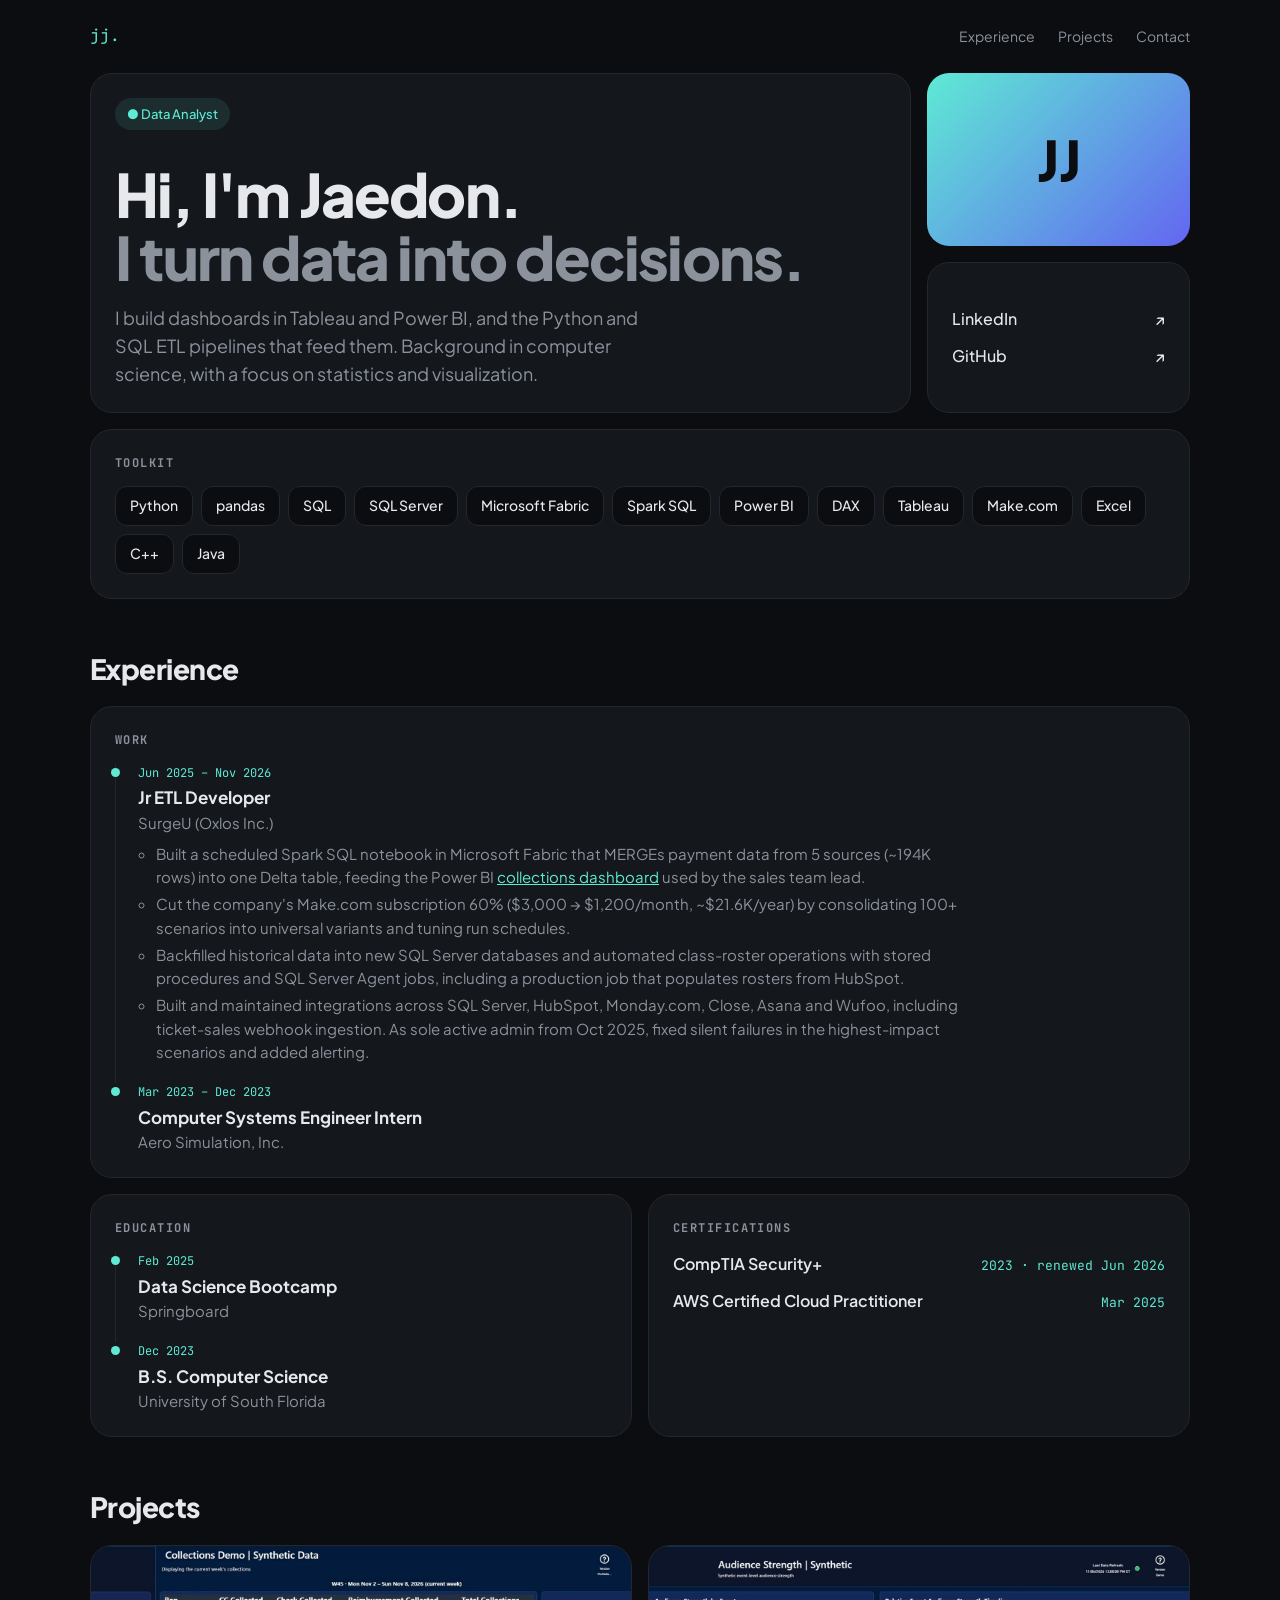
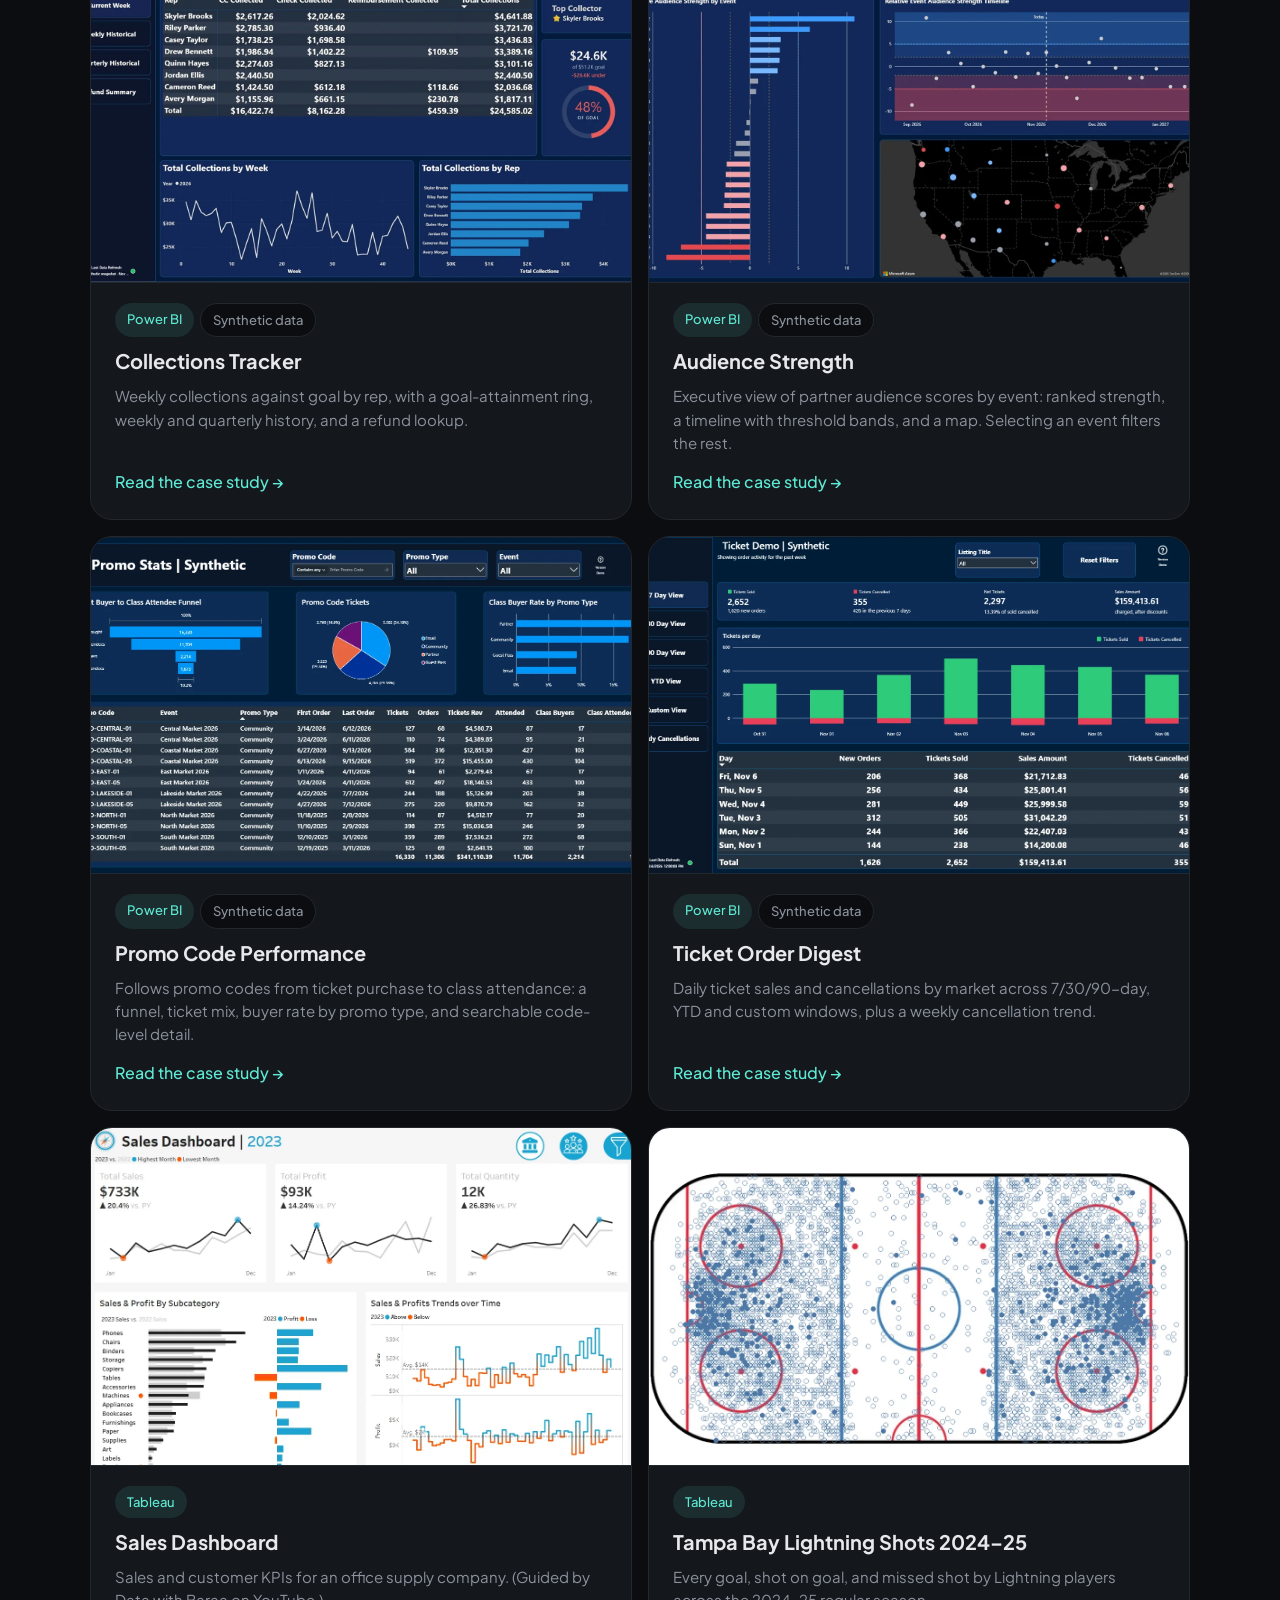
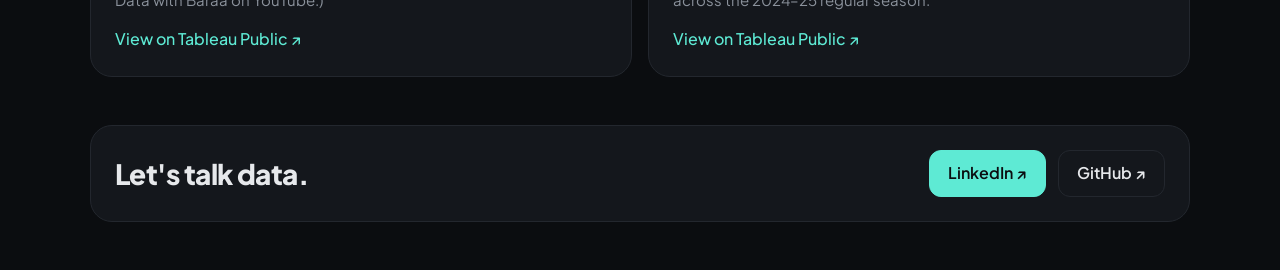
<file: index.html>
<!doctype html>
<html lang="en">
<head>
  <meta charset="utf-8">
  <meta name="viewport" content="width=device-width, initial-scale=1">
  <title>Jaedon Jensen · Data Analyst</title>
  <meta name="description" content="Jaedon Jensen: data analyst working in Python, SQL, Tableau and Power BI.">

  <link rel="icon" href="favicon.svg" type="image/svg+xml">
  <link rel="apple-touch-icon" sizes="180x180" href="apple-touch-icon.png">
  <link rel="icon" type="image/png" sizes="32x32" href="favicon-32x32.png">
  <link rel="icon" type="image/png" sizes="16x16" href="favicon-16x16.png">
  <link rel="manifest" href="site.webmanifest">

  <link rel="preconnect" href="https://fonts.googleapis.com">
  <link rel="preconnect" href="https://fonts.gstatic.com" crossorigin>
  <link href="https://fonts.googleapis.com/css2?family=JetBrains+Mono&family=Plus+Jakarta+Sans:wght@400;500;600;800&display=swap" rel="stylesheet">
  <link rel="stylesheet" href="css/site.css?v=4">
</head>
<body>

  <header class="site-header">
    <a class="logo" href="#top">jj.</a>
    <nav aria-label="Sections">
      <a href="#experience">Experience</a>
      <a href="#projects">Projects</a>
      <a href="#contact">Contact</a>
    </nav>
  </header>

  <main class="bento" id="top">

    <!-- Row 1–2: intro -->
    <section class="tile tile--hero" id="about">
      <span class="pill">● Data Analyst</span>
      <div>
        <h1>Hi, I'm Jaedon.<br><span>I turn data into decisions.</span></h1>
        <p>I build dashboards in Tableau and Power BI, and the Python and SQL
           ETL pipelines that feed them. Background in computer science, with a
           focus on statistics and visualization.</p>
      </div>
    </section>

    <!-- To use a headshot: replace "JJ" with
         <img src="images/headshot.jpg" alt="Jaedon Jensen">
         and remove aria-hidden. The CSS already handles the crop. -->
    <div class="tile tile--avatar" aria-hidden="true">JJ</div>

    <nav class="tile tile--links" aria-label="Profiles">
      <a href="https://www.linkedin.com/in/jaedonjensen/">LinkedIn <span>↗</span></a>
      <a href="https://github.com/jaedonjensen">GitHub <span>↗</span></a>
    </nav>

    <!-- Row 3: skills + certifications -->
    <section class="tile tile--wide tile--skills">
      <h2 class="label">Toolkit</h2>
      <ul class="chips">
        <li>Python</li><li>pandas</li><li>SQL</li><li>SQL Server</li>
        <li>Microsoft Fabric</li><li>Spark SQL</li><li>Power BI</li><li>DAX</li>
        <li>Tableau</li><li>Make.com</li><li>Excel</li><li>C++</li><li>Java</li>
      </ul>
    </section>


    <!-- Experience + education -->
    <h2 class="bento-heading" id="experience">Experience</h2>

    <section class="tile tile--wide" aria-labelledby="work-label">
      <h3 class="label" id="work-label">Work</h3>
      <ol class="timeline">
        <li>
          <span class="when">Jun 2025 – Nov 2026</span>
          <strong>Jr ETL Developer</strong>
          <span class="where">SurgeU (Oxlos Inc.)</span>
          <ul class="bullets">
            <li>Built a scheduled Spark SQL notebook in Microsoft Fabric that MERGEs payment data
                from 5 sources (~194K rows) into one Delta table, feeding the Power BI
                <a href="projects/collections.html">collections dashboard</a> used by the sales team lead.</li>
            <li>Cut the company's Make.com subscription 60% ($3,000 → $1,200/month, ~$21.6K/year)
                by consolidating 100+ scenarios into universal variants and tuning run schedules.</li>
            <li>Backfilled historical data into new SQL Server databases and automated class-roster
                operations with stored procedures and SQL Server Agent jobs, including a production
                job that populates rosters from HubSpot.</li>
            <li>Built and maintained integrations across SQL Server, HubSpot, Monday.com, Close, Asana
                and Wufoo, including ticket-sales webhook ingestion. As sole active admin from Oct 2025,
                fixed silent failures in the highest-impact scenarios and added alerting.</li>
          </ul>
        </li>
        <li>
          <span class="when">Mar 2023 – Dec 2023</span>
          <strong>Computer Systems Engineer Intern</strong>
          <span class="where">Aero Simulation, Inc.</span>
        </li>
      </ol>
    </section>

    <section class="tile tile--timeline" aria-labelledby="edu-label">
      <h3 class="label" id="edu-label">Education</h3>
      <ol class="timeline">
        <li>
          <span class="when">Feb 2025</span>
          <strong>Data Science Bootcamp</strong>
          <span class="where">Springboard</span>
        </li>
        <li>
          <span class="when">Dec 2023</span>
          <strong>B.S. Computer Science</strong>
          <span class="where">University of South Florida</span>
        </li>
      </ol>
    </section>
    <section class="tile tile--certs">
      <h3 class="label">Certifications</h3>
      <ul class="certs">
        <li><strong>CompTIA Security+</strong><span>2023 · renewed Jun 2026</span></li>
        <li><strong>AWS Certified Cloud Practitioner</strong><span>Mar 2025</span></li>
      </ul>
    </section>

    <!-- Projects -->
    <h2 class="bento-heading" id="projects">Projects</h2>

    <!-- Power BI: rebuilt on synthetic data; each links to a case study in projects/ -->
    <article class="tile tile--project">
      <img src="images/projects/pbi-collections.webp" width="1600" height="900" loading="lazy"
           alt="Power BI collections dashboard with a rep table, goal-attainment ring and weekly trend">
      <div class="project-body">
        <div class="tags"><span class="pill">Power BI</span><span class="pill pill--muted">Synthetic data</span></div>
        <h3>Collections Tracker</h3>
        <p>Weekly collections against goal by rep, with a goal-attainment ring,
           weekly and quarterly history, and a refund lookup.</p>
        <a class="project-link" href="projects/collections.html">Read the case study →</a>
      </div>
    </article>

    <article class="tile tile--project">
      <img src="images/projects/pbi-audience-strength.webp" width="1600" height="900" loading="lazy"
           alt="Power BI dashboard ranking events by audience strength, with a banded timeline and US map">
      <div class="project-body">
        <div class="tags"><span class="pill">Power BI</span><span class="pill pill--muted">Synthetic data</span></div>
        <h3>Audience Strength</h3>
        <p>Executive view of partner audience scores by event: ranked strength,
           a timeline with threshold bands, and a map. Selecting an event filters the rest.</p>
        <a class="project-link" href="projects/audience-strength.html">Read the case study →</a>
      </div>
    </article>

    <article class="tile tile--project">
      <img src="images/projects/pbi-promo-tracking.webp" width="1530" height="863" loading="lazy"
           alt="Power BI promo code dashboard with a ticket-to-class funnel, ticket mix and code-level table">
      <div class="project-body">
        <div class="tags"><span class="pill">Power BI</span><span class="pill pill--muted">Synthetic data</span></div>
        <h3>Promo Code Performance</h3>
        <p>Follows promo codes from ticket purchase to class attendance: a funnel,
           ticket mix, buyer rate by promo type, and searchable code-level detail.</p>
        <a class="project-link" href="projects/promo-tracking.html">Read the case study →</a>
      </div>
    </article>

    <article class="tile tile--project">
      <img src="images/projects/pbi-ticket-digest.webp" width="1529" height="860" loading="lazy"
           alt="Power BI ticket dashboard with sold vs. cancelled KPIs and a daily bar chart">
      <div class="project-body">
        <div class="tags"><span class="pill">Power BI</span><span class="pill pill--muted">Synthetic data</span></div>
        <h3>Ticket Order Digest</h3>
        <p>Daily ticket sales and cancellations by market across 7/30/90-day, YTD and
           custom windows, plus a weekly cancellation trend.</p>
        <a class="project-link" href="projects/ticket-digest.html">Read the case study →</a>
      </div>
    </article>

    <!-- Tableau -->
    <article class="tile tile--project">
      <img src="images/projects/sales-dashboard.webp" width="1195" height="796" loading="lazy"
           alt="Tableau sales dashboard with sales, profit and customer KPIs">
      <div class="project-body">
        <div class="tags"><span class="pill">Tableau</span></div>
        <h3>Sales Dashboard</h3>
        <p>Sales and customer KPIs for an office supply company.
           (Guided by Data with Baraa on YouTube.)</p>
        <a class="project-link" href="https://public.tableau.com/app/profile/jaedon.jensen/viz/SalesDashboard_17456119623800/SalesDashboard">View on Tableau Public ↗</a>
      </div>
    </article>

    <article class="tile tile--project">
      <img src="images/projects/lightning-shots.webp" width="1195" height="796" loading="lazy"
           alt="Rink map of Tampa Bay Lightning goals, shots on goal and misses">
      <div class="project-body">
        <div class="tags"><span class="pill">Tableau</span></div>
        <h3>Tampa Bay Lightning Shots 2024–25</h3>
        <p>Every goal, shot on goal, and missed shot by Lightning players
           across the 2024–25 regular season.</p>
        <a class="project-link" href="https://public.tableau.com/app/profile/jaedon.jensen/viz/LightningGameShots2024-2025/Sheet1">View on Tableau Public ↗</a>
      </div>
    </article>

    <!-- Contact -->
    <section class="tile tile--contact" id="contact">
      <h2>Let's talk data.</h2>
      <div class="contact-links">
        <a class="btn" href="https://www.linkedin.com/in/jaedonjensen/">LinkedIn ↗</a>
        <a class="btn btn--ghost" href="https://github.com/jaedonjensen">GitHub ↗</a>
        <!-- Resume: <a class="btn btn--ghost" href="jaedon-jensen-resume.pdf" download>Resume ↓</a> -->
      </div>
    </section>

  </main>

</body>
</html>
</file>
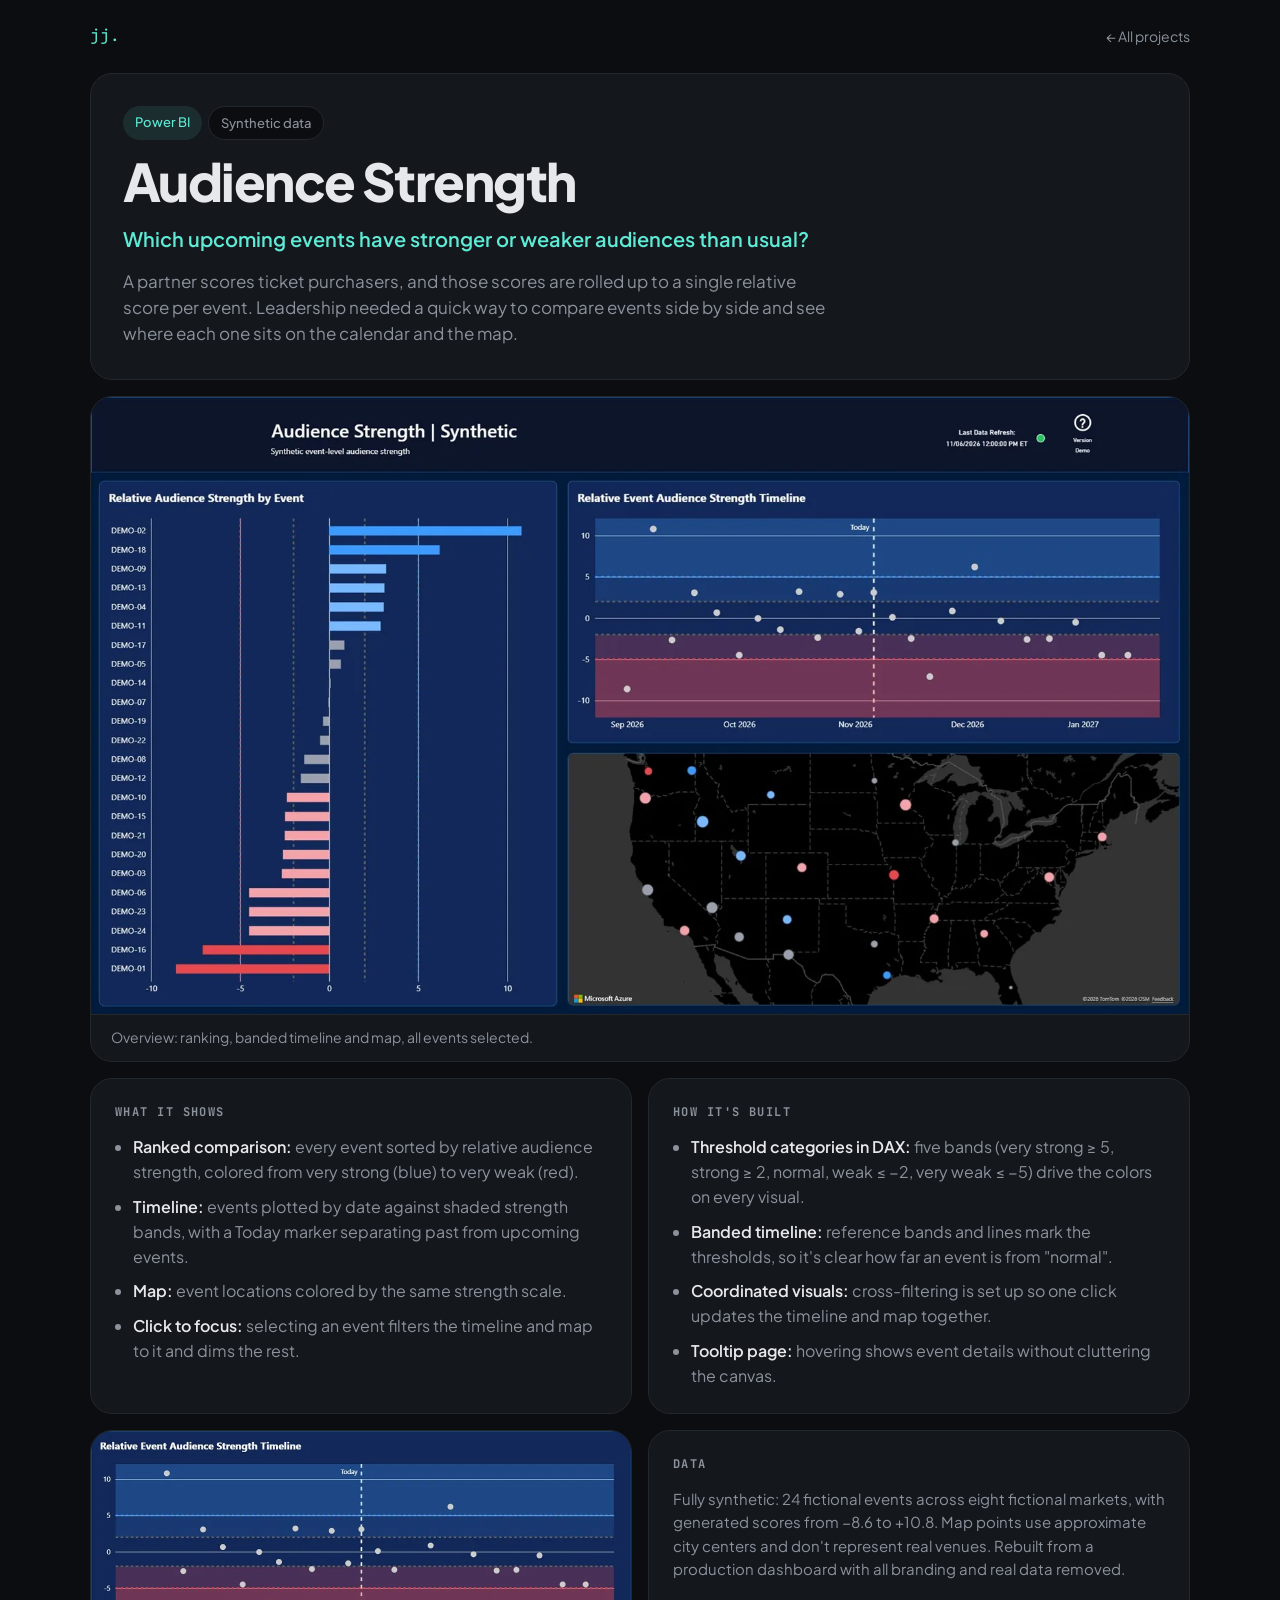
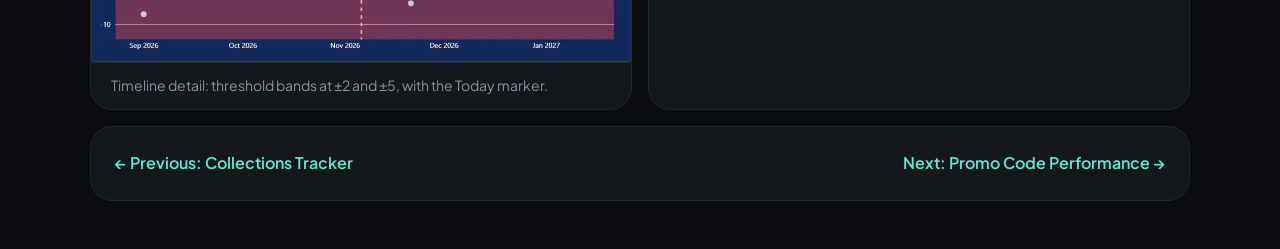
<file: projects/audience-strength.html>
<!doctype html>
<html lang="en">
<head>
  <meta charset="utf-8">
  <meta name="viewport" content="width=device-width, initial-scale=1">
  <title>Audience Strength · Jaedon Jensen</title>
  <meta name="description" content="Power BI case study: an executive dashboard comparing event audience strength across a ranking, timeline and map.">

  <link rel="icon" href="../favicon.svg" type="image/svg+xml">
  <link rel="icon" type="image/png" sizes="32x32" href="../favicon-32x32.png">
  <link rel="apple-touch-icon" sizes="180x180" href="../apple-touch-icon.png">

  <link rel="preconnect" href="https://fonts.googleapis.com">
  <link rel="preconnect" href="https://fonts.gstatic.com" crossorigin>
  <link href="https://fonts.googleapis.com/css2?family=JetBrains+Mono&family=Plus+Jakarta+Sans:wght@400;500;600;800&display=swap" rel="stylesheet">
  <link rel="stylesheet" href="../css/site.css?v=4">
</head>
<body>

  <header class="site-header">
    <a class="logo" href="../index.html">jj.</a>
    <nav aria-label="Site">
      <a href="../index.html#projects">← All projects</a>
    </nav>
  </header>

  <main class="bento">

    <section class="tile tile--wide case-hero">
      <div class="tags"><span class="pill">Power BI</span><span class="pill pill--muted">Synthetic data</span></div>
      <h1>Audience Strength</h1>
      <p class="question">Which upcoming events have stronger or weaker audiences than usual?</p>
      <p>A partner scores ticket purchasers, and those scores are rolled up to a single relative
         score per event. Leadership needed a quick way to compare events side by side and see
         where each one sits on the calendar and the map.</p>
    </section>

    <figure class="tile tile--wide shot">
      <img src="../images/projects/pbi-audience-strength.webp" width="1600" height="900"
           alt="Dashboard with a ranked bar chart of events by audience strength, a timeline with shaded strength bands, and a US map of event locations">
      <figcaption>Overview: ranking, banded timeline and map, all events selected.</figcaption>
    </figure>

    <section class="tile tile--half prose">
      <h2 class="label">What it shows</h2>
      <ul>
        <li><strong>Ranked comparison:</strong> every event sorted by relative audience strength,
            colored from very strong (blue) to very weak (red).</li>
        <li><strong>Timeline:</strong> events plotted by date against shaded strength bands, with a
            Today marker separating past from upcoming events.</li>
        <li><strong>Map:</strong> event locations colored by the same strength scale.</li>
        <li><strong>Click to focus:</strong> selecting an event filters the timeline and map to it
            and dims the rest.</li>
      </ul>
    </section>

    <section class="tile tile--half prose">
      <h2 class="label">How it's built</h2>
      <ul>
        <li><strong>Threshold categories in DAX:</strong> five bands (very strong ≥ 5, strong ≥ 2,
            normal, weak ≤ −2, very weak ≤ −5) drive the colors on every visual.</li>
        <li><strong>Banded timeline:</strong> reference bands and lines mark the thresholds, so it's
            clear how far an event is from "normal".</li>
        <li><strong>Coordinated visuals:</strong> cross-filtering is set up so one click updates the
            timeline and map together.</li>
        <li><strong>Tooltip page:</strong> hovering shows event details without cluttering the canvas.</li>
      </ul>
    </section>

    <figure class="tile tile--half shot">
      <img src="../images/projects/audience-strength-timeline.webp" width="1070" height="459" loading="lazy"
           alt="Close-up of the timeline: event dots over blue and red threshold bands with a dashed Today line">
      <figcaption>Timeline detail: threshold bands at ±2 and ±5, with the Today marker.</figcaption>
    </figure>

    <aside class="tile tile--half data-note">
      <h2 class="label">Data</h2>
      <p>Fully synthetic: 24 fictional events across eight fictional markets, with generated scores
         from −8.6 to +10.8. Map points use approximate city centers and don't represent real venues.
         Rebuilt from a production dashboard with all branding and real data removed.</p>
    </aside>

    <nav class="tile tile--wide case-nav" aria-label="Case studies">
      <a href="collections.html">← Previous: Collections Tracker</a>
      <a href="promo-tracking.html">Next: Promo Code Performance →</a>
    </nav>

  </main>

</body>
</html>
</file>
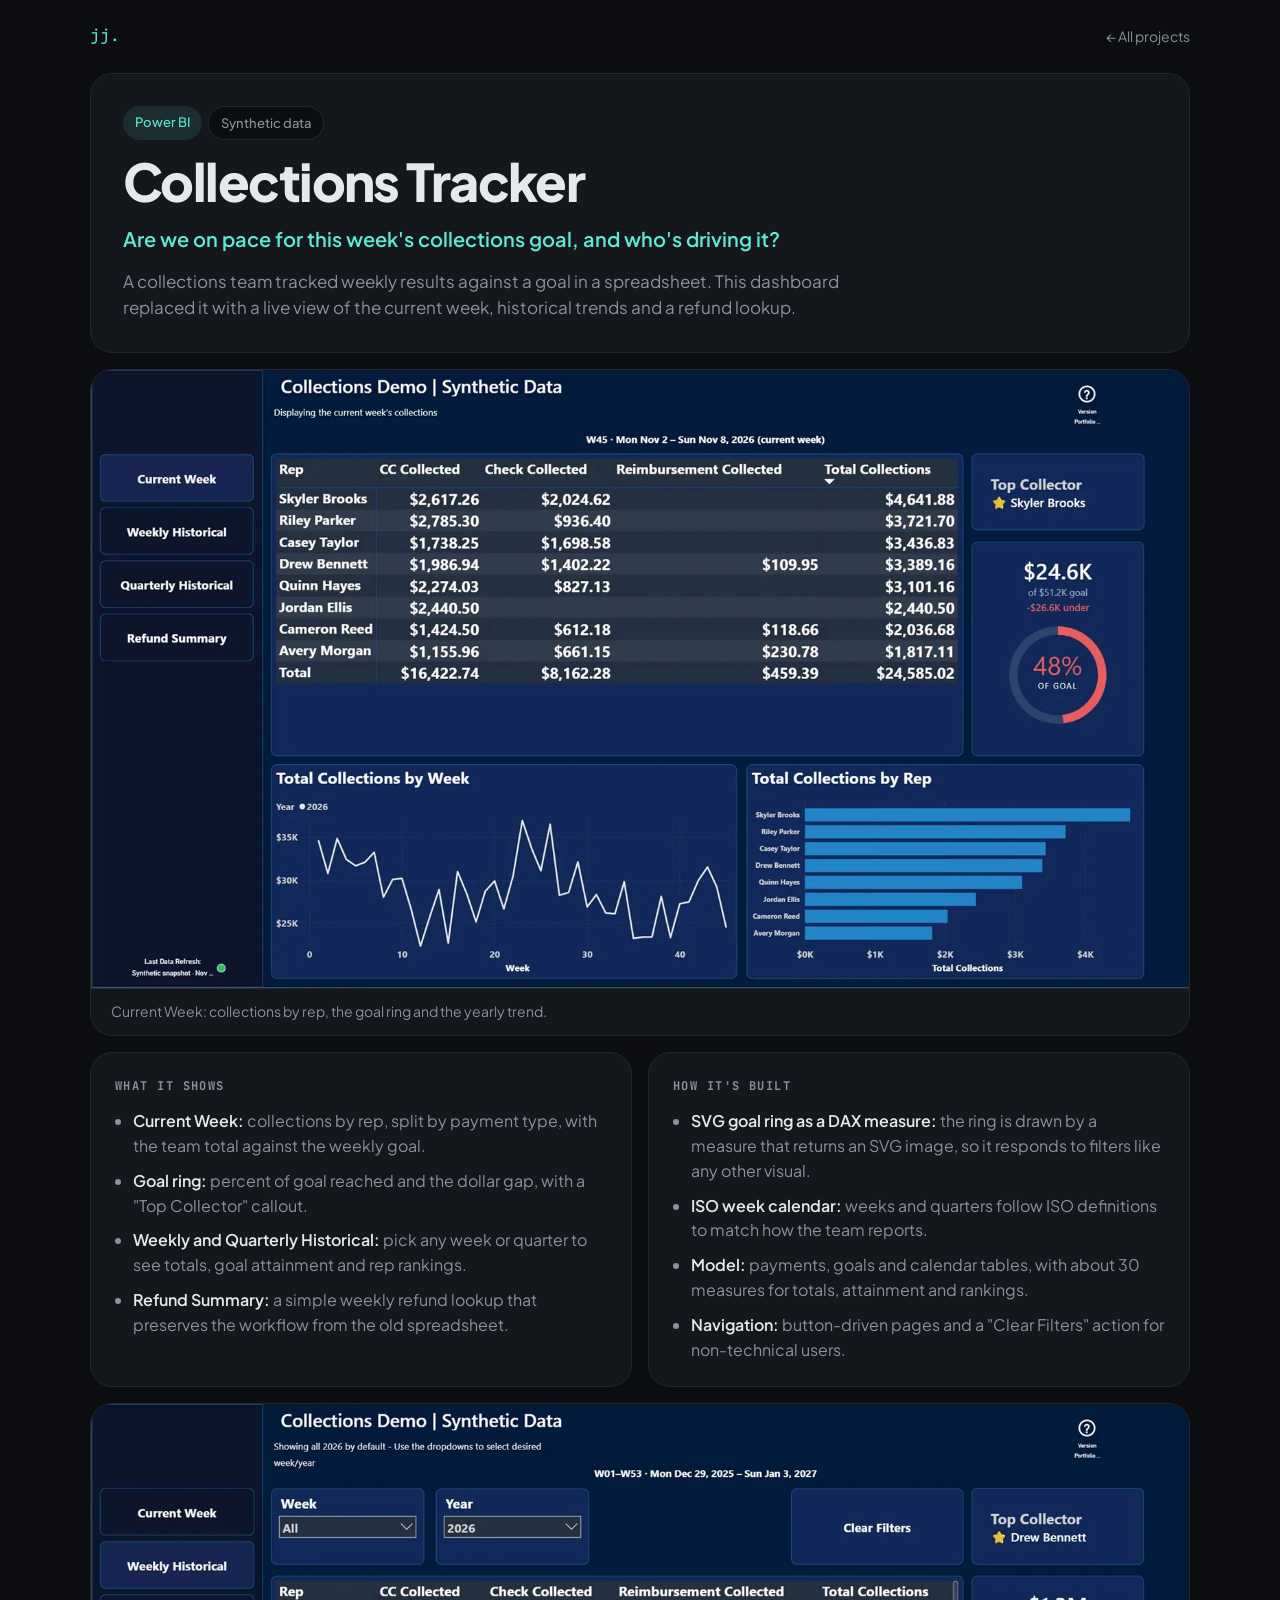
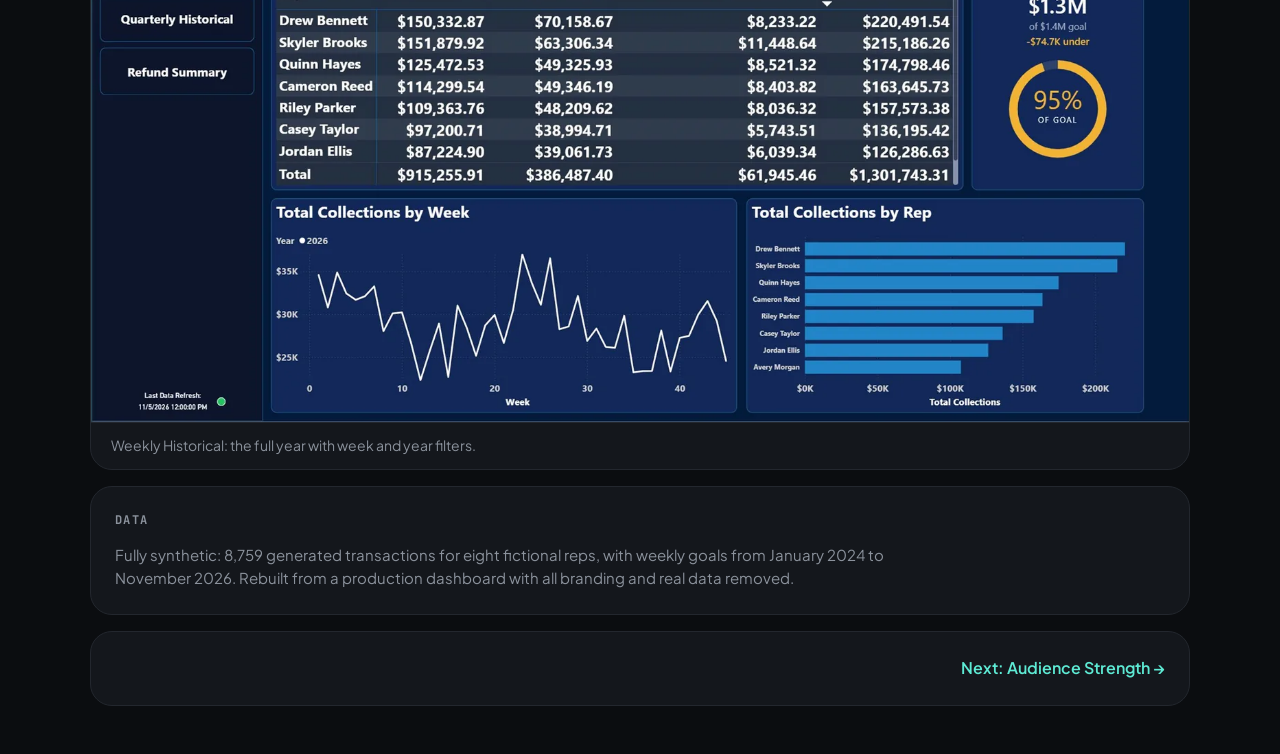
<file: projects/collections.html>
<!doctype html>
<html lang="en">
<head>
  <meta charset="utf-8">
  <meta name="viewport" content="width=device-width, initial-scale=1">
  <title>Collections Tracker · Jaedon Jensen</title>
  <meta name="description" content="Power BI case study: a weekly collections dashboard tracking reps against goal, with history and an SVG goal ring.">

  <link rel="icon" href="../favicon.svg" type="image/svg+xml">
  <link rel="icon" type="image/png" sizes="32x32" href="../favicon-32x32.png">
  <link rel="apple-touch-icon" sizes="180x180" href="../apple-touch-icon.png">

  <link rel="preconnect" href="https://fonts.googleapis.com">
  <link rel="preconnect" href="https://fonts.gstatic.com" crossorigin>
  <link href="https://fonts.googleapis.com/css2?family=JetBrains+Mono&family=Plus+Jakarta+Sans:wght@400;500;600;800&display=swap" rel="stylesheet">
  <link rel="stylesheet" href="../css/site.css?v=4">
</head>
<body>

  <header class="site-header">
    <a class="logo" href="../index.html">jj.</a>
    <nav aria-label="Site">
      <a href="../index.html#projects">← All projects</a>
    </nav>
  </header>

  <main class="bento">

    <section class="tile tile--wide case-hero">
      <div class="tags"><span class="pill">Power BI</span><span class="pill pill--muted">Synthetic data</span></div>
      <h1>Collections Tracker</h1>
      <p class="question">Are we on pace for this week's collections goal, and who's driving it?</p>
      <p>A collections team tracked weekly results against a goal in a spreadsheet. This dashboard
         replaced it with a live view of the current week, historical trends and a refund lookup.</p>
    </section>

    <figure class="tile tile--wide shot">
      <img src="../images/projects/pbi-collections.webp" width="1600" height="900"
           alt="Current-week view: a table of collections by rep and payment type, a goal ring at 48%, and charts by week and by rep">
      <figcaption>Current Week: collections by rep, the goal ring and the yearly trend.</figcaption>
    </figure>

    <section class="tile tile--half prose">
      <h2 class="label">What it shows</h2>
      <ul>
        <li><strong>Current Week:</strong> collections by rep, split by payment type, with the team
            total against the weekly goal.</li>
        <li><strong>Goal ring:</strong> percent of goal reached and the dollar gap, with a
            "Top Collector" callout.</li>
        <li><strong>Weekly and Quarterly Historical:</strong> pick any week or quarter to see totals,
            goal attainment and rep rankings.</li>
        <li><strong>Refund Summary:</strong> a simple weekly refund lookup that preserves the
            workflow from the old spreadsheet.</li>
      </ul>
    </section>

    <section class="tile tile--half prose">
      <h2 class="label">How it's built</h2>
      <ul>
        <li><strong>SVG goal ring as a DAX measure:</strong> the ring is drawn by a measure that
            returns an SVG image, so it responds to filters like any other visual.</li>
        <li><strong>ISO week calendar:</strong> weeks and quarters follow ISO definitions to match
            how the team reports.</li>
        <li><strong>Model:</strong> payments, goals and calendar tables, with about 30 measures for
            totals, attainment and rankings.</li>
        <li><strong>Navigation:</strong> button-driven pages and a "Clear Filters" action for
            non-technical users.</li>
      </ul>
    </section>

    <figure class="tile tile--wide shot">
      <img src="../images/projects/collections-weekly.webp" width="1600" height="900" loading="lazy"
           alt="Weekly Historical view for all of 2026: rep totals, a goal ring at 95%, and weekly trend and rep ranking charts">
      <figcaption>Weekly Historical: the full year with week and year filters.</figcaption>
    </figure>

    <aside class="tile tile--wide data-note">
      <h2 class="label">Data</h2>
      <p>Fully synthetic: 8,759 generated transactions for eight fictional reps, with weekly goals
         from January 2024 to November 2026. Rebuilt from a production dashboard with all branding
         and real data removed.</p>
    </aside>

    <nav class="tile tile--wide case-nav" aria-label="Case studies">
      <span></span>
      <a href="audience-strength.html">Next: Audience Strength →</a>
    </nav>

  </main>

</body>
</html>
</file>
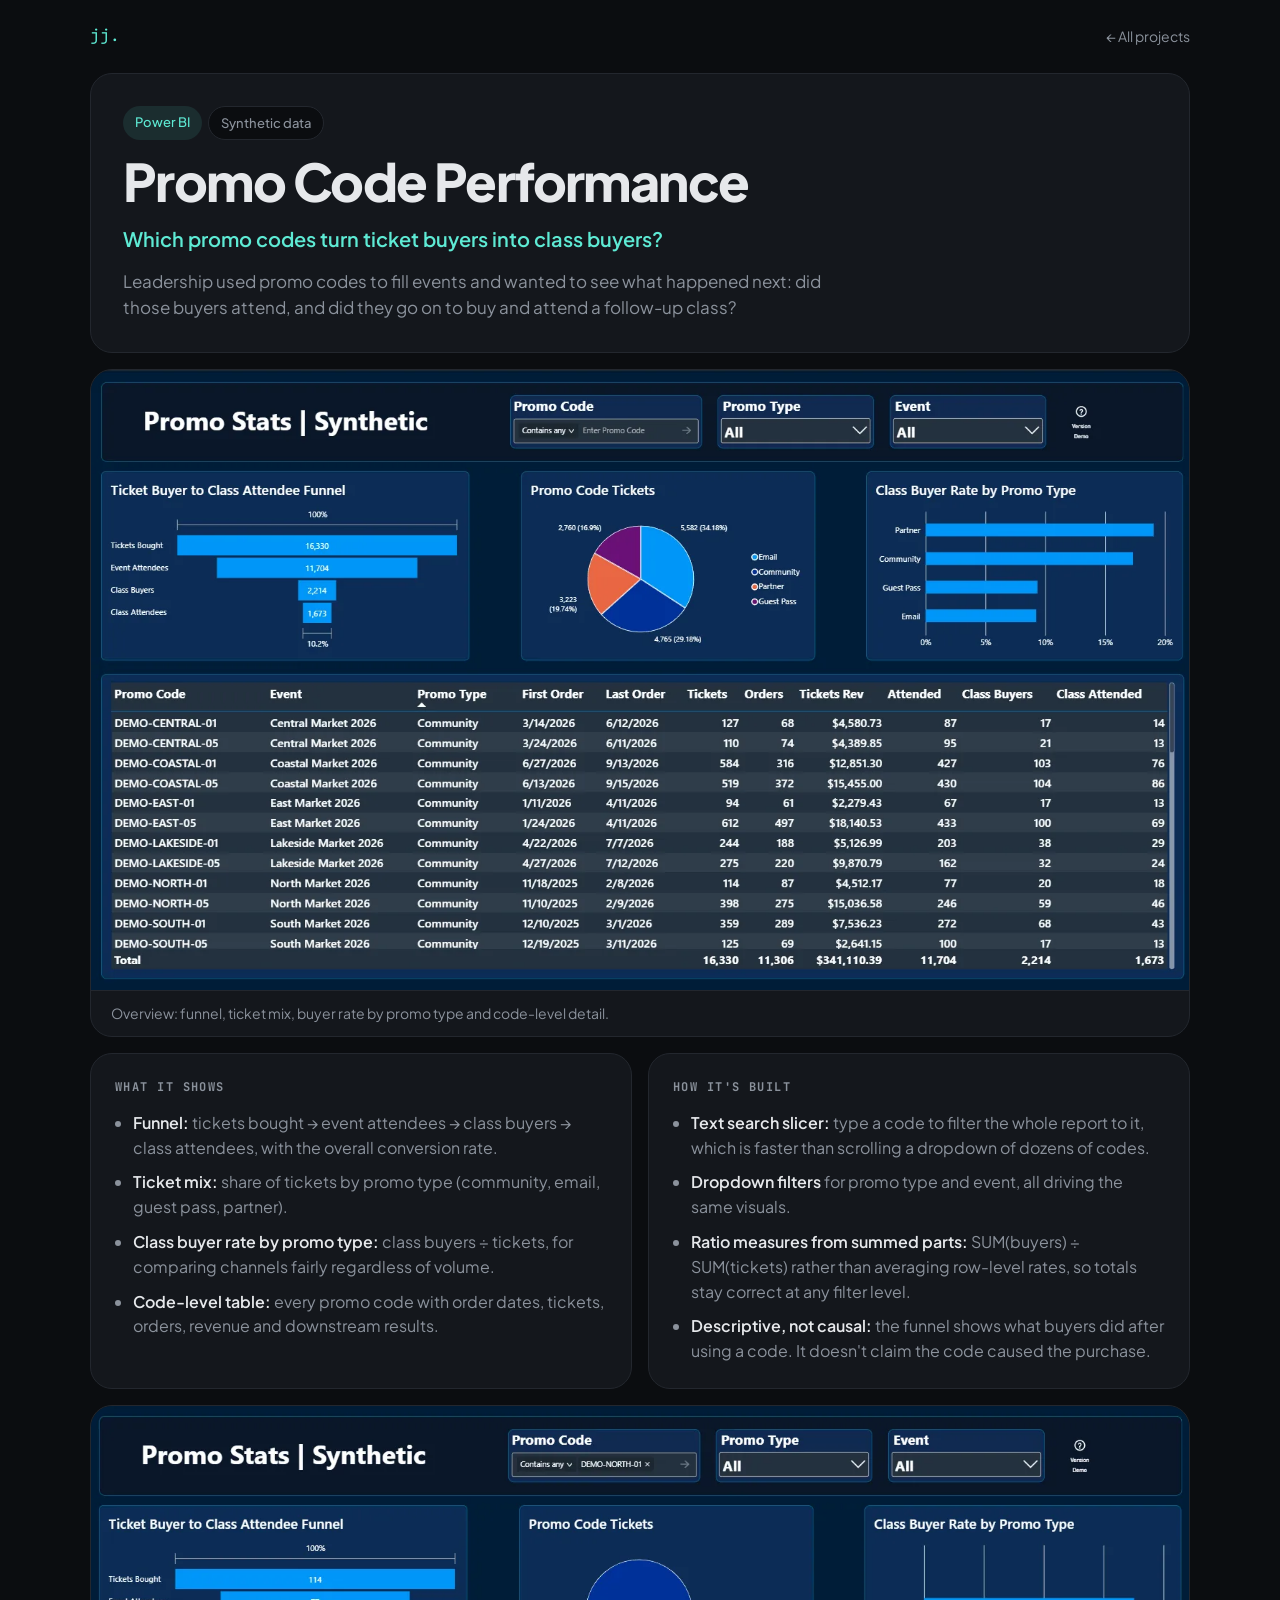
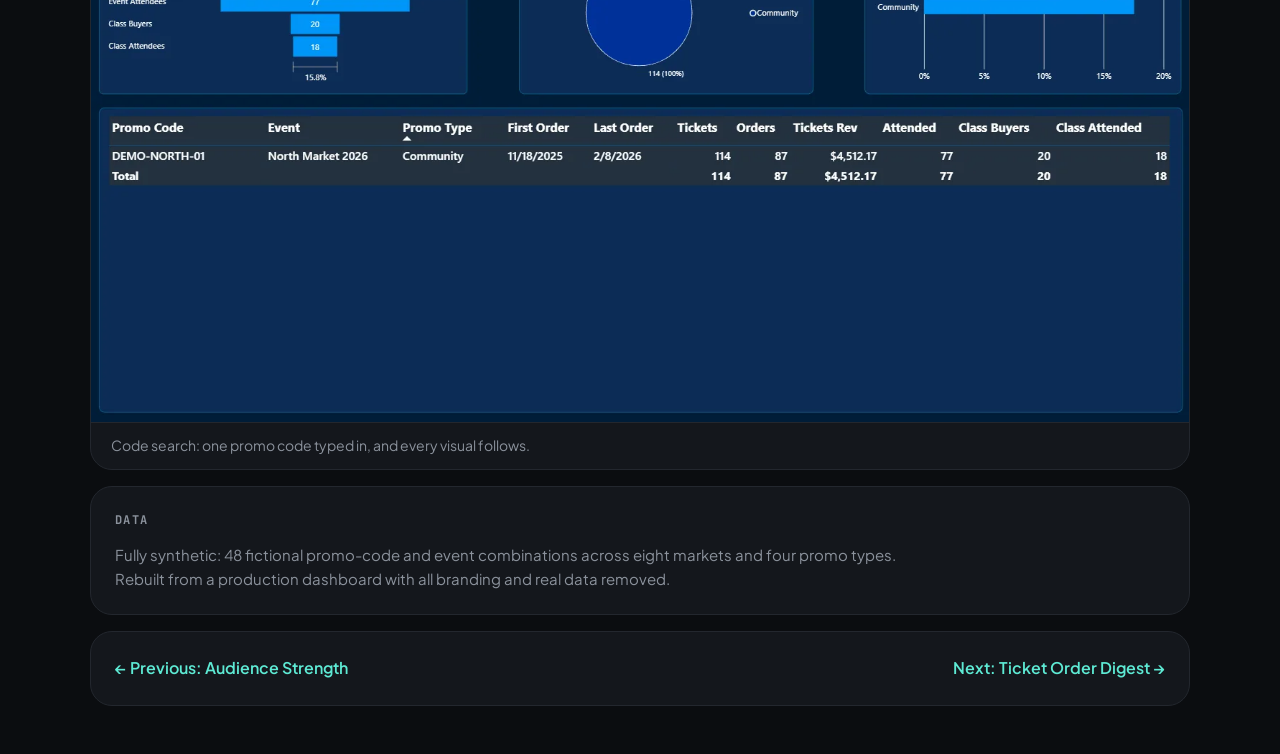
<file: projects/promo-tracking.html>
<!doctype html>
<html lang="en">
<head>
  <meta charset="utf-8">
  <meta name="viewport" content="width=device-width, initial-scale=1">
  <title>Promo Code Performance · Jaedon Jensen</title>
  <meta name="description" content="Power BI case study: following promo codes from ticket purchase through class attendance.">

  <link rel="icon" href="../favicon.svg" type="image/svg+xml">
  <link rel="icon" type="image/png" sizes="32x32" href="../favicon-32x32.png">
  <link rel="apple-touch-icon" sizes="180x180" href="../apple-touch-icon.png">

  <link rel="preconnect" href="https://fonts.googleapis.com">
  <link rel="preconnect" href="https://fonts.gstatic.com" crossorigin>
  <link href="https://fonts.googleapis.com/css2?family=JetBrains+Mono&family=Plus+Jakarta+Sans:wght@400;500;600;800&display=swap" rel="stylesheet">
  <link rel="stylesheet" href="../css/site.css?v=4">
</head>
<body>

  <header class="site-header">
    <a class="logo" href="../index.html">jj.</a>
    <nav aria-label="Site">
      <a href="../index.html#projects">← All projects</a>
    </nav>
  </header>

  <main class="bento">

    <section class="tile tile--wide case-hero">
      <div class="tags"><span class="pill">Power BI</span><span class="pill pill--muted">Synthetic data</span></div>
      <h1>Promo Code Performance</h1>
      <p class="question">Which promo codes turn ticket buyers into class buyers?</p>
      <p>Leadership used promo codes to fill events and wanted to see what happened next: did those
         buyers attend, and did they go on to buy and attend a follow-up class?</p>
    </section>

    <figure class="tile tile--wide shot">
      <img src="../images/projects/pbi-promo-tracking.webp" width="1530" height="863"
           alt="Promo dashboard: a ticket-to-class funnel, a pie chart of tickets by promo type, buyer rate by promo type, and a code-level table">
      <figcaption>Overview: funnel, ticket mix, buyer rate by promo type and code-level detail.</figcaption>
    </figure>

    <section class="tile tile--half prose">
      <h2 class="label">What it shows</h2>
      <ul>
        <li><strong>Funnel:</strong> tickets bought → event attendees → class buyers → class
            attendees, with the overall conversion rate.</li>
        <li><strong>Ticket mix:</strong> share of tickets by promo type (community, email, guest pass,
            partner).</li>
        <li><strong>Class buyer rate by promo type:</strong> class buyers ÷ tickets, for comparing
            channels fairly regardless of volume.</li>
        <li><strong>Code-level table:</strong> every promo code with order dates, tickets, orders,
            revenue and downstream results.</li>
      </ul>
    </section>

    <section class="tile tile--half prose">
      <h2 class="label">How it's built</h2>
      <ul>
        <li><strong>Text search slicer:</strong> type a code to filter the whole report to it, which
            is faster than scrolling a dropdown of dozens of codes.</li>
        <li><strong>Dropdown filters</strong> for promo type and event, all driving the same visuals.</li>
        <li><strong>Ratio measures from summed parts:</strong> SUM(buyers) ÷ SUM(tickets) rather than
            averaging row-level rates, so totals stay correct at any filter level.</li>
        <li><strong>Descriptive, not causal:</strong> the funnel shows what buyers did after using a
            code. It doesn't claim the code caused the purchase.</li>
      </ul>
    </section>

    <figure class="tile tile--wide shot">
      <img src="../images/projects/promo-code-search.webp" width="1529" height="858" loading="lazy"
           alt="The same dashboard filtered to a single promo code via the search box, with the funnel showing 114 tickets down to 18 class attendees">
      <figcaption>Code search: one promo code typed in, and every visual follows.</figcaption>
    </figure>

    <aside class="tile tile--wide data-note">
      <h2 class="label">Data</h2>
      <p>Fully synthetic: 48 fictional promo-code and event combinations across eight markets and
         four promo types. Rebuilt from a production dashboard with all branding and real data removed.</p>
    </aside>

    <nav class="tile tile--wide case-nav" aria-label="Case studies">
      <a href="audience-strength.html">← Previous: Audience Strength</a>
      <a href="ticket-digest.html">Next: Ticket Order Digest →</a>
    </nav>

  </main>

</body>
</html>
</file>
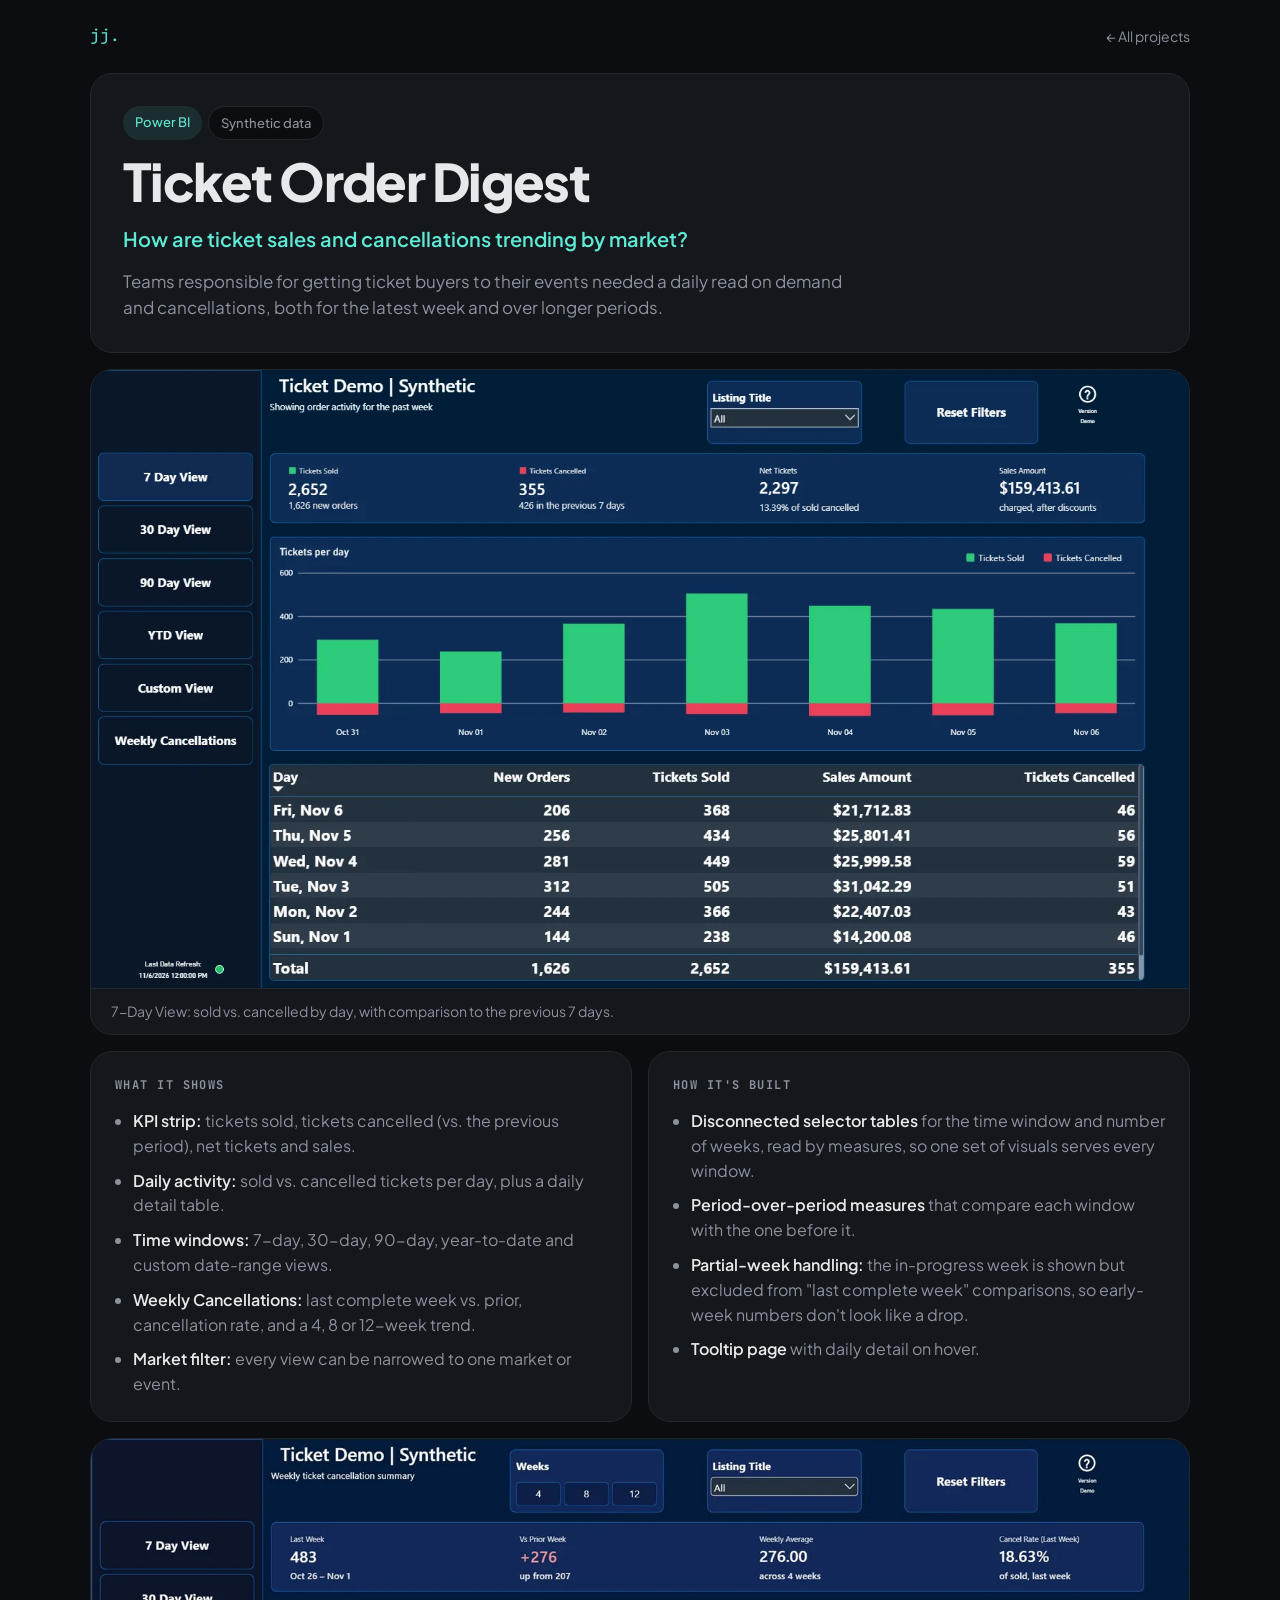
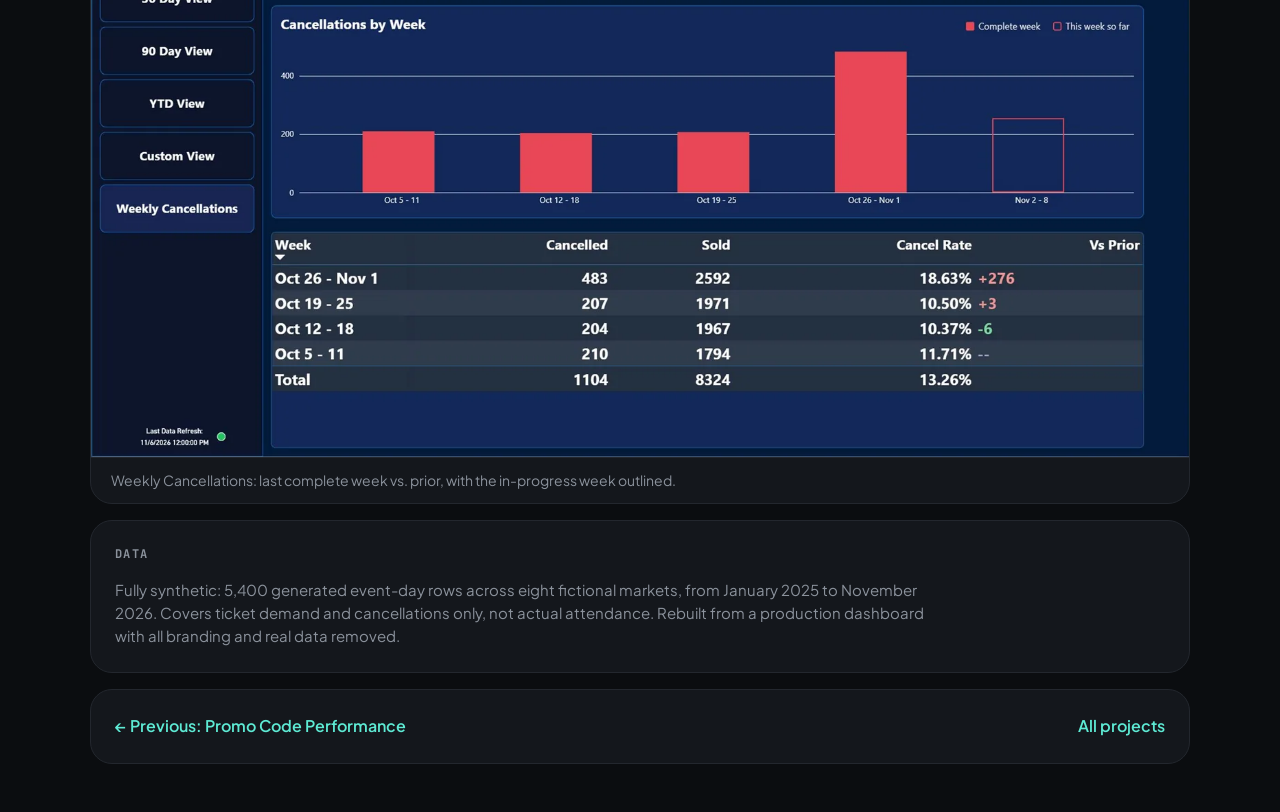
<file: projects/ticket-digest.html>
<!doctype html>
<html lang="en">
<head>
  <meta charset="utf-8">
  <meta name="viewport" content="width=device-width, initial-scale=1">
  <title>Ticket Order Digest · Jaedon Jensen</title>
  <meta name="description" content="Power BI case study: daily ticket sales and cancellations by market across switchable time windows.">

  <link rel="icon" href="../favicon.svg" type="image/svg+xml">
  <link rel="icon" type="image/png" sizes="32x32" href="../favicon-32x32.png">
  <link rel="apple-touch-icon" sizes="180x180" href="../apple-touch-icon.png">

  <link rel="preconnect" href="https://fonts.googleapis.com">
  <link rel="preconnect" href="https://fonts.gstatic.com" crossorigin>
  <link href="https://fonts.googleapis.com/css2?family=JetBrains+Mono&family=Plus+Jakarta+Sans:wght@400;500;600;800&display=swap" rel="stylesheet">
  <link rel="stylesheet" href="../css/site.css?v=4">
</head>
<body>

  <header class="site-header">
    <a class="logo" href="../index.html">jj.</a>
    <nav aria-label="Site">
      <a href="../index.html#projects">← All projects</a>
    </nav>
  </header>

  <main class="bento">

    <section class="tile tile--wide case-hero">
      <div class="tags"><span class="pill">Power BI</span><span class="pill pill--muted">Synthetic data</span></div>
      <h1>Ticket Order Digest</h1>
      <p class="question">How are ticket sales and cancellations trending by market?</p>
      <p>Teams responsible for getting ticket buyers to their events needed a daily read on demand
         and cancellations, both for the latest week and over longer periods.</p>
    </section>

    <figure class="tile tile--wide shot">
      <img src="../images/projects/pbi-ticket-digest.webp" width="1529" height="860"
           alt="7-Day View: KPIs for tickets sold, cancelled, net and sales, a daily bar chart of sold vs. cancelled tickets, and a daily table">
      <figcaption>7-Day View: sold vs. cancelled by day, with comparison to the previous 7 days.</figcaption>
    </figure>

    <section class="tile tile--half prose">
      <h2 class="label">What it shows</h2>
      <ul>
        <li><strong>KPI strip:</strong> tickets sold, tickets cancelled (vs. the previous period),
            net tickets and sales.</li>
        <li><strong>Daily activity:</strong> sold vs. cancelled tickets per day, plus a daily detail table.</li>
        <li><strong>Time windows:</strong> 7-day, 30-day, 90-day, year-to-date and custom date-range views.</li>
        <li><strong>Weekly Cancellations:</strong> last complete week vs. prior, cancellation rate,
            and a 4, 8 or 12-week trend.</li>
        <li><strong>Market filter:</strong> every view can be narrowed to one market or event.</li>
      </ul>
    </section>

    <section class="tile tile--half prose">
      <h2 class="label">How it's built</h2>
      <ul>
        <li><strong>Disconnected selector tables</strong> for the time window and number of weeks,
            read by measures, so one set of visuals serves every window.</li>
        <li><strong>Period-over-period measures</strong> that compare each window with the one before it.</li>
        <li><strong>Partial-week handling:</strong> the in-progress week is shown but excluded from
            "last complete week" comparisons, so early-week numbers don't look like a drop.</li>
        <li><strong>Tooltip page</strong> with daily detail on hover.</li>
      </ul>
    </section>

    <figure class="tile tile--wide shot">
      <img src="../images/projects/ticket-weekly-cancellations.webp" width="1600" height="900" loading="lazy"
           alt="Weekly Cancellations view: KPIs for last week, a bar chart of cancellations by week with the current partial week outlined, and a weekly table">
      <figcaption>Weekly Cancellations: last complete week vs. prior, with the in-progress week outlined.</figcaption>
    </figure>

    <aside class="tile tile--wide data-note">
      <h2 class="label">Data</h2>
      <p>Fully synthetic: 5,400 generated event-day rows across eight fictional markets, from
         January 2025 to November 2026. Covers ticket demand and cancellations only, not actual
         attendance. Rebuilt from a production dashboard with all branding and real data removed.</p>
    </aside>

    <nav class="tile tile--wide case-nav" aria-label="Case studies">
      <a href="promo-tracking.html">← Previous: Promo Code Performance</a>
      <a href="../index.html#projects">All projects</a>
    </nav>

  </main>

</body>
</html>
</file>
<file: css/site.css>
/* ==========================================================
   jaedonjensen.com: dark bento layout
   All colors/sizes live here as tokens; change them in one place.
   ========================================================== */

:root {
  --bg: #0b0d10;          /* page background */
  --tile: #14171c;        /* tile surface */
  --tile-hover: #191d23;
  --line: #23272e;        /* borders, dividers */
  --text: #e6e8eb;
  --muted: #8b929c;
  --accent: #5eead4;      /* teal */
  --accent-soft: rgba(94, 234, 212, 0.1);

  --radius: 22px;
  --gap: 16px;
  --font: "Plus Jakarta Sans", system-ui, sans-serif;
  --mono: "JetBrains Mono", ui-monospace, monospace;
}

* { box-sizing: border-box; margin: 0; }

body {
  background: var(--bg);
  color: var(--text);
  font: 16px/1.55 var(--font);
  padding: 0 16px 48px;
}

a { color: inherit; }

/* ---------- header ---------- */
.site-header {
  max-width: 1100px;
  margin: 0 auto;
  padding: 24px 0;
  display: flex;
  justify-content: space-between;
  align-items: center;
}
.site-header .logo { font-family: var(--mono); color: var(--accent); text-decoration: none; }
.site-header nav a { color: var(--muted); text-decoration: none; margin-left: 20px; font-size: 14px; }
.site-header nav a:hover { color: var(--text); }

/* ---------- bento grid ---------- */
.bento {
  max-width: 1100px;
  margin: 0 auto;
  display: grid;
  grid-template-columns: repeat(4, 1fr);
  gap: var(--gap);
}

.tile {
  background: var(--tile);
  border: 1px solid var(--line);
  border-radius: var(--radius);
  padding: 24px;
}

.label {
  font-family: var(--mono);
  font-size: 12px;
  text-transform: uppercase;
  letter-spacing: 0.12em;
  color: var(--muted);
  margin-bottom: 14px;
}

.pill {
  display: inline-block;
  background: var(--accent-soft);
  color: var(--accent);
  padding: 6px 12px;
  border-radius: 999px;
  font-size: 13px;
  font-weight: 500;
}

/* hero: 3 columns wide, 2 rows tall */
.tile--hero {
  grid-column: span 3;
  grid-row: span 2;
  min-height: 340px;
  display: flex;
  flex-direction: column;
  justify-content: space-between;
  gap: 32px;
}
.tile--hero .pill { align-self: flex-start; }  /* don't stretch to the tile's width */
.tile--hero h1 {
  font-size: clamp(36px, 5vw, 60px);
  font-weight: 800;
  letter-spacing: -0.03em;
  line-height: 1.05;
}
.tile--hero h1 span { color: var(--muted); }
.tile--hero p { color: var(--muted); max-width: 540px; font-size: 18px; margin-top: 16px; }

.tile--avatar {
  display: grid;
  place-items: center;
  font-size: 56px;
  font-weight: 800;
  color: var(--bg);
  background: linear-gradient(135deg, var(--accent), #6366f1);
  border: 0;
}

/* headshot drop-in: fills the tile, cropped to the face area */
.tile--avatar:has(img) { padding: 0; overflow: hidden; background: var(--tile); }
.tile--avatar img { width: 100%; height: 100%; object-fit: cover; object-position: center 25%; display: block; }

.tile--links { display: flex; flex-direction: column; justify-content: center; gap: 12px; }
.tile--links a { display: flex; justify-content: space-between; text-decoration: none; font-weight: 500; }
.tile--links a:hover { color: var(--accent); }

.tile--skills,
.tile--certs { grid-column: span 2; }

.chips { display: flex; flex-wrap: wrap; gap: 8px; list-style: none; padding: 0; }
.chips li {
  padding: 8px 14px;
  border-radius: 12px;
  background: var(--bg);
  border: 1px solid var(--line);
  font-size: 14px;
  font-weight: 500;
}

.certs { list-style: none; padding: 0; display: grid; gap: 12px; }
.certs li { display: flex; justify-content: space-between; gap: 16px; align-items: baseline; }
.certs strong { font-weight: 600; }
.certs span { font-family: var(--mono); font-size: 13px; color: var(--accent); white-space: nowrap; }

/* ---------- section headings (full-width row in the grid) ---------- */
.bento-heading {
  grid-column: 1 / -1;          /* span every column, whatever the count */
  font-size: 28px;
  font-weight: 800;
  letter-spacing: -0.02em;
  margin-top: 32px;
  scroll-margin-top: 24px;      /* breathing room when jumped to from the nav */
}

/* ---------- experience timeline ---------- */
.tile--timeline { grid-column: span 2; }

.timeline { list-style: none; padding: 0; }
.timeline > li {
  position: relative;
  padding: 0 0 20px 22px;
  border-left: 1px solid var(--line);
  display: flex;
  flex-direction: column;
}
.timeline > li:last-child { padding-bottom: 0; border-left-color: transparent; }
.timeline > li::before {            /* the dot on the line */
  content: "";
  position: absolute;
  left: -5px;
  top: 4px;
  width: 9px;
  height: 9px;
  border-radius: 50%;
  background: var(--accent);
}
.timeline .when { font-family: var(--mono); font-size: 12px; color: var(--accent); }
.timeline strong { font-size: 17px; margin-top: 2px; }
.timeline .where { color: var(--muted); font-size: 15px; }
.bullets { margin-top: 8px; padding-left: 18px; color: var(--muted); font-size: 15px; max-width: 820px; }
.bullets li + li { margin-top: 4px; }
.bullets a { color: var(--accent); }

/* ---------- project tiles ---------- */
.tile--project {
  grid-column: span 2;
  padding: 0;
  overflow: hidden;             /* clip the image to the rounded corners */
  display: flex;
  flex-direction: column;
  transition: border-color 0.2s, transform 0.2s;
}
.tile--project:hover { border-color: var(--accent); transform: translateY(-2px); }
.tile--project img {
  width: 100%;
  height: auto;
  aspect-ratio: 16 / 10;
  object-fit: cover;
  object-position: top;
  display: block;
  border-bottom: 1px solid var(--line);
}
.project-body { padding: 20px 24px 24px; display: flex; flex-direction: column; gap: 8px; flex: 1; }
.tags { display: flex; flex-wrap: wrap; gap: 6px; }
.pill--muted { background: var(--bg); color: var(--muted); border: 1px solid var(--line); }
.project-body h3 { font-size: 20px; }
.project-body p { color: var(--muted); font-size: 15px; }
.project-link { margin-top: auto; padding-top: 8px; font-weight: 500; text-decoration: none; color: var(--accent); }
.project-link:hover { text-decoration: underline; }

/* ---------- case-study pages (projects/*.html) ---------- */
.tile--wide { grid-column: 1 / -1; }
.tile--half { grid-column: span 2; }

.case-hero { display: flex; flex-direction: column; gap: 14px; padding: 32px; }
.case-hero h1 { font-size: clamp(32px, 5vw, 52px); font-weight: 800; letter-spacing: -0.03em; line-height: 1.05; }
.case-hero .question { font-size: 20px; font-weight: 600; color: var(--accent); }
.case-hero p:not(.question) { color: var(--muted); max-width: 720px; font-size: 17px; }

.shot { padding: 0; overflow: hidden; }
.shot img { width: 100%; height: auto; display: block; }
.shot figcaption { padding: 12px 20px; font-size: 14px; color: var(--muted); border-top: 1px solid var(--line); }

.prose ul { padding-left: 18px; display: grid; gap: 10px; color: var(--muted); }
.prose strong { color: var(--text); font-weight: 600; }

.data-note p { color: var(--muted); font-size: 15px; max-width: 820px; }

.case-nav { display: flex; justify-content: space-between; gap: 16px; flex-wrap: wrap; }
.case-nav a { color: var(--accent); text-decoration: none; font-weight: 600; }
.case-nav a:hover { text-decoration: underline; }

/* ---------- contact ---------- */
.tile--contact {
  grid-column: 1 / -1;
  margin-top: 32px;
  display: flex;
  flex-wrap: wrap;
  gap: 20px;
  align-items: center;
  justify-content: space-between;
  scroll-margin-top: 24px;
}
.tile--contact h2 { font-size: 28px; font-weight: 800; letter-spacing: -0.02em; }
.contact-links { display: flex; flex-wrap: wrap; gap: 12px; }

.btn {
  padding: 10px 18px;
  border-radius: 12px;
  background: var(--accent);
  color: var(--bg);
  border: 1px solid var(--accent);
  font-weight: 600;
  text-decoration: none;
}
.btn--ghost { background: transparent; color: var(--text); border-color: var(--line); }
.btn:hover { filter: brightness(1.1); }
.btn--ghost:hover { border-color: var(--accent); }

/* ---------- responsive ---------- */
@media (max-width: 860px) {
  .bento { grid-template-columns: repeat(2, 1fr); }
  .tile--hero { grid-column: span 2; grid-row: auto; }
}

@media (max-width: 560px) {
  .bento { grid-template-columns: 1fr; }
  .tile--hero, .tile--skills, .tile--certs, .tile--project, .tile--timeline, .tile--half { grid-column: auto; }
  .case-hero { padding: 24px; }
  .tile--avatar { min-height: 140px; }
  .site-header nav a:not(:last-child) { display: none; }
}
</file>
